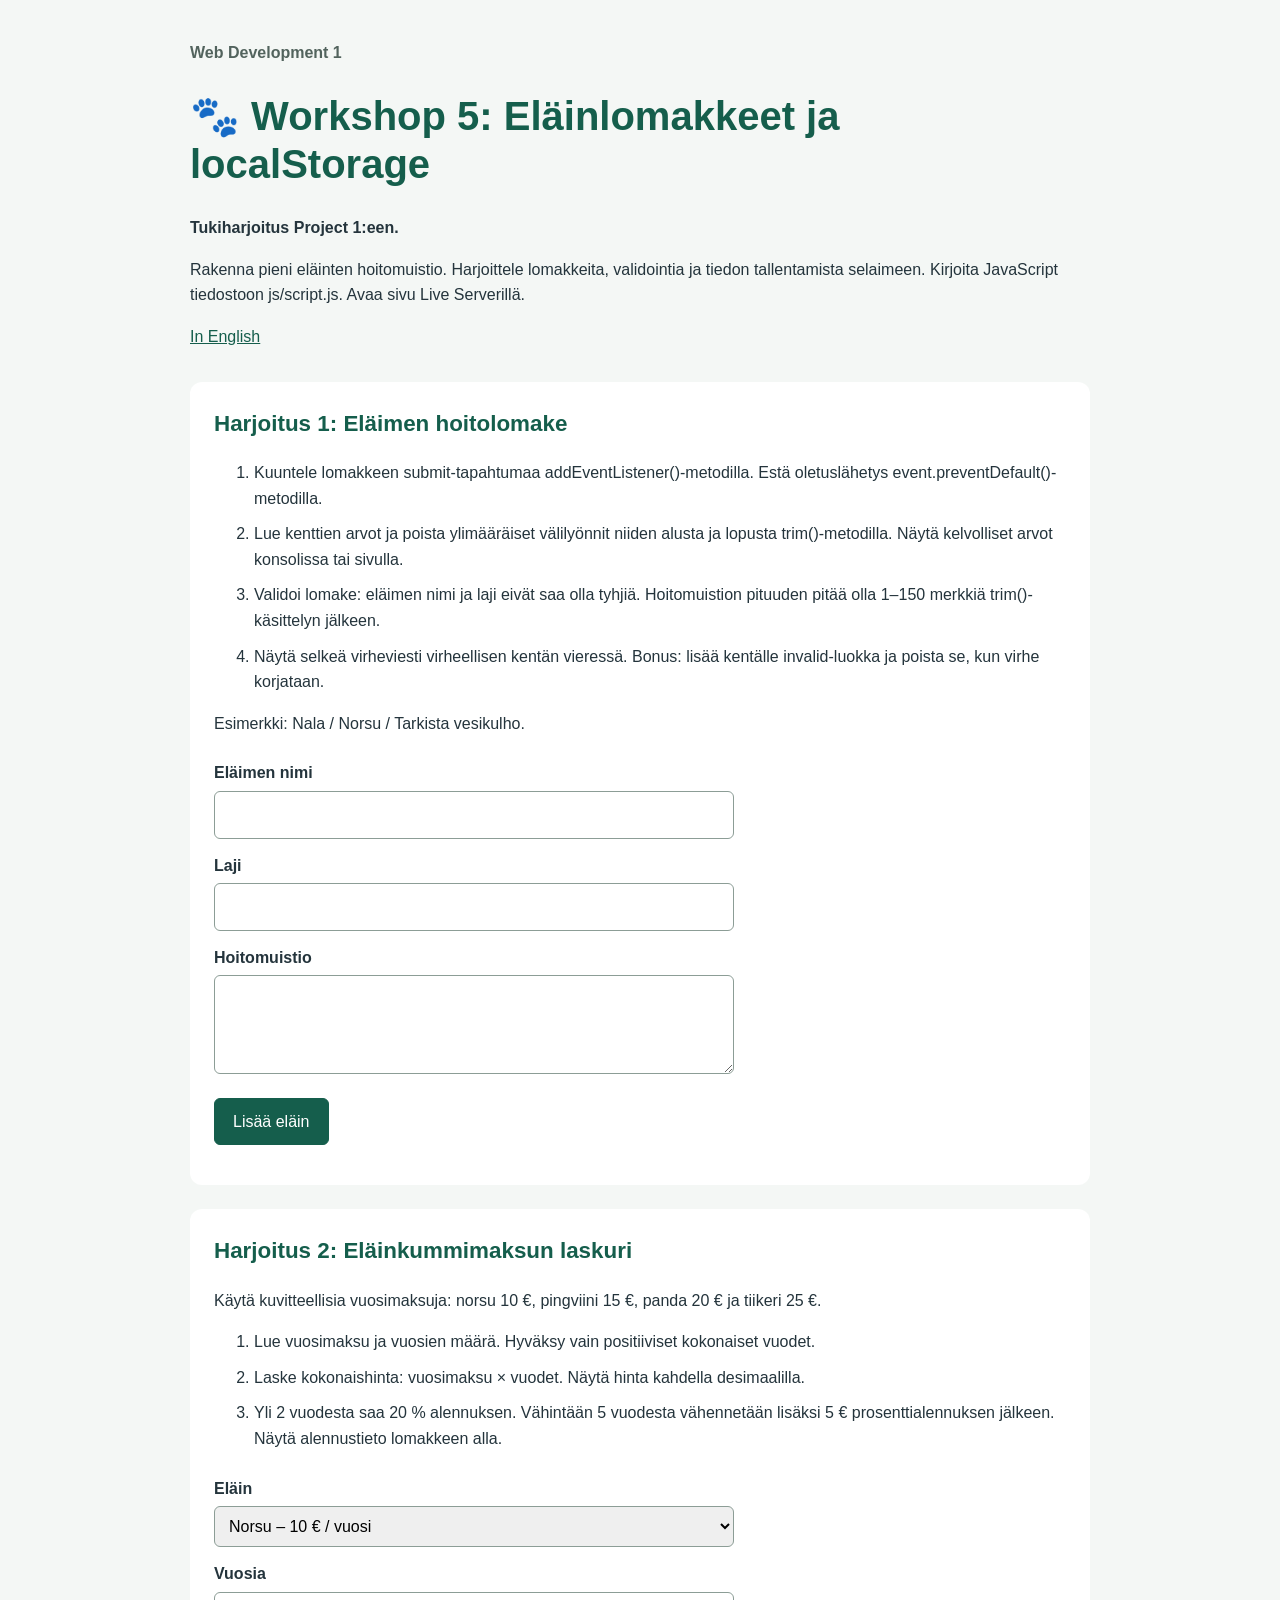
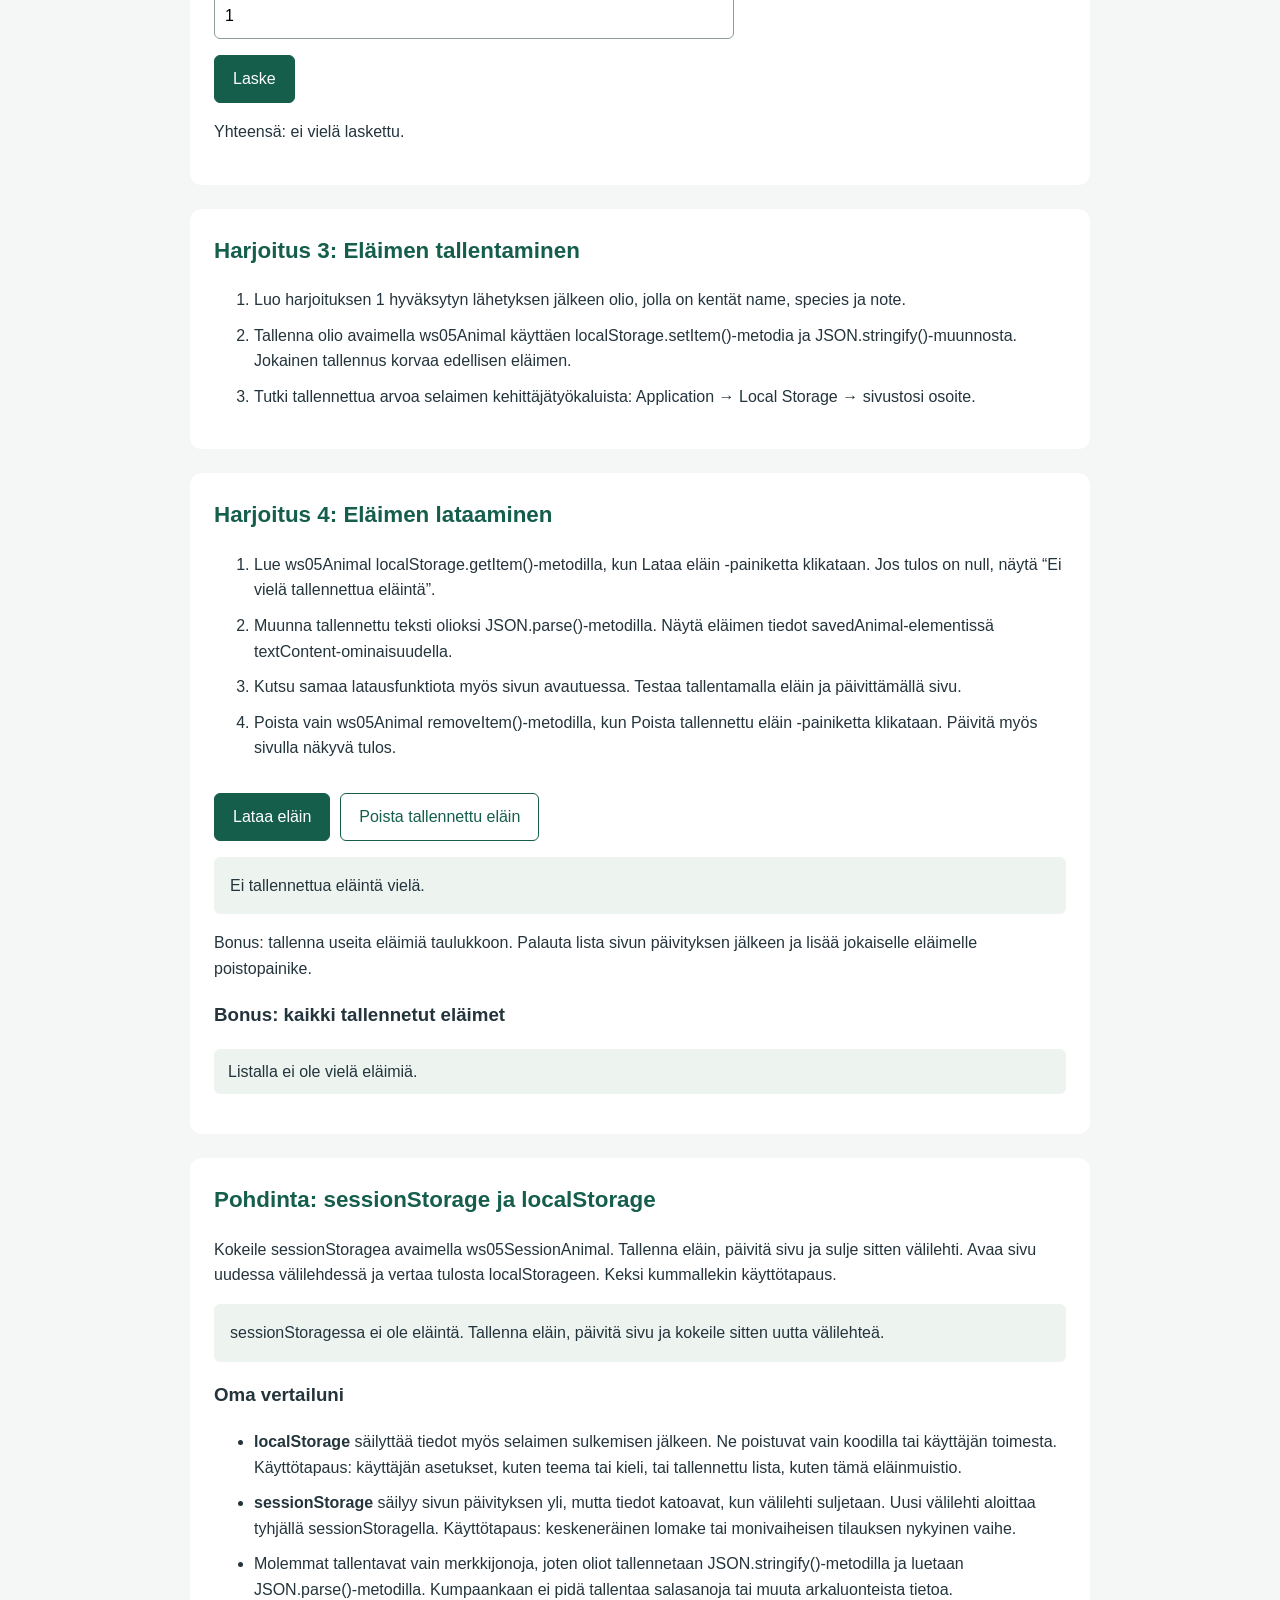
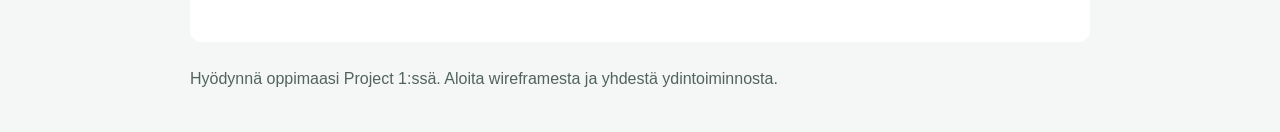
<file: index.html>
<!DOCTYPE html>
<html lang="fi">
<head>
    <meta charset="UTF-8">
    <meta name="viewport" content="width=device-width, initial-scale=1.0">
    <meta http-equiv="refresh" content="0; url=Workshop05/index-fi.html">
    <title>Workshop 05 – Forms and localStorage</title>
</head>
<body>
    <h1>Workshop 05 – Forms and localStorage</h1>
    <ul>
        <li><a href="Workshop05/index-fi.html">Suomeksi</a></li>
        <li><a href="Workshop05/index.html">In English</a></li>
        <li><a href="lecturedemo/localstorage.html">Lecture demo</a></li>
    </ul>
</body>
</html>
</file>
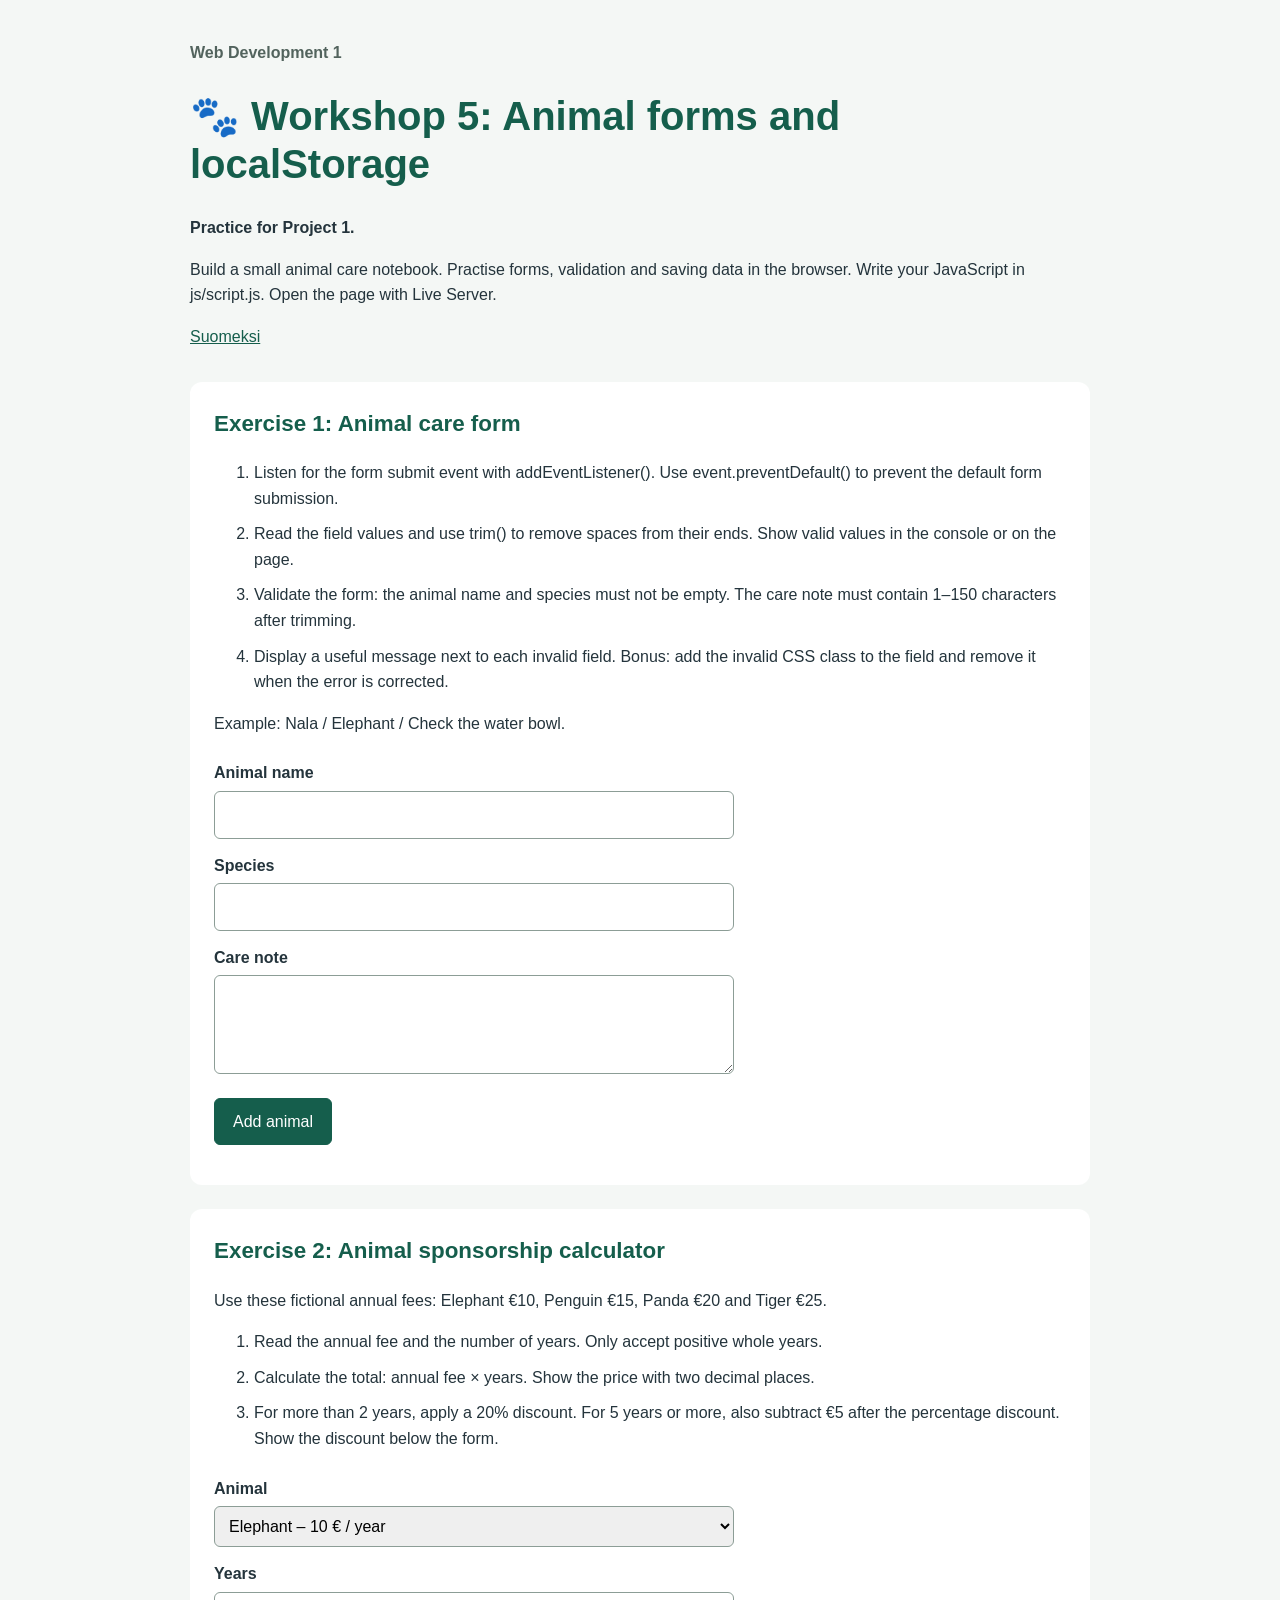
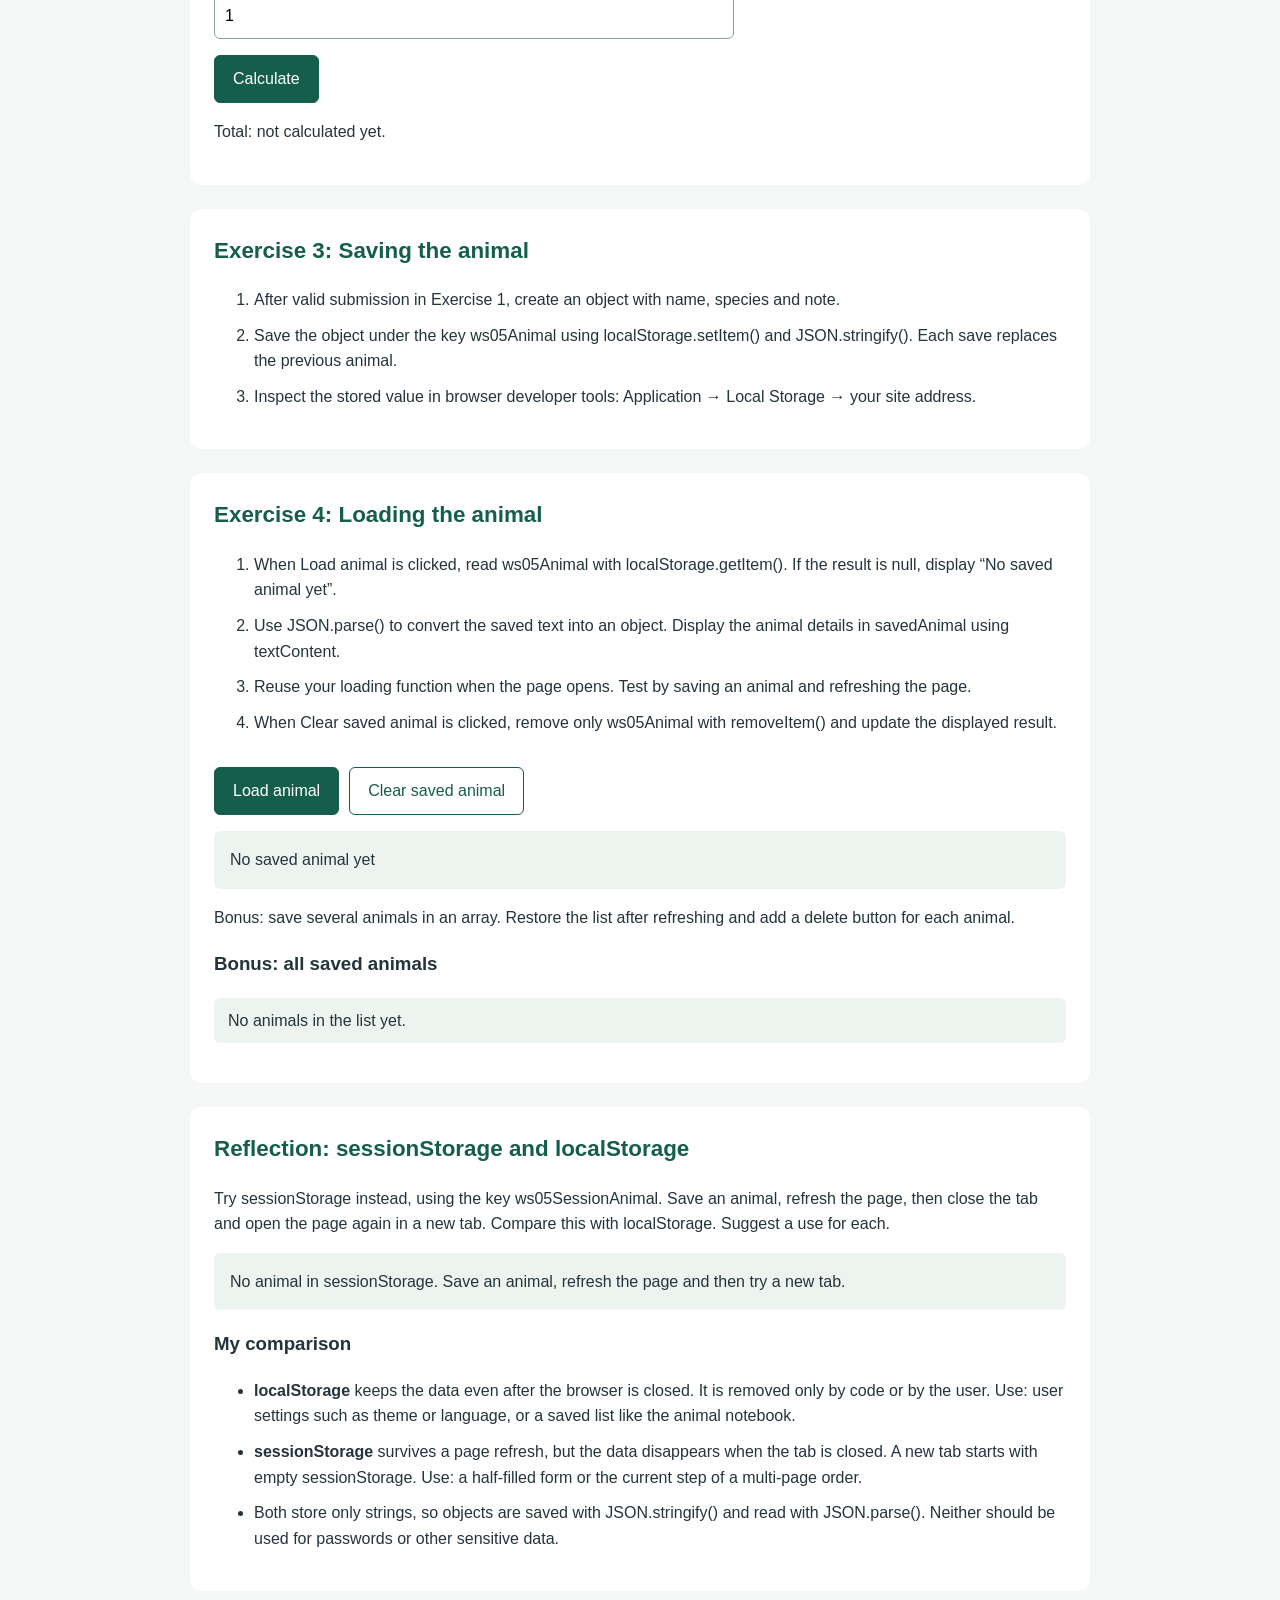
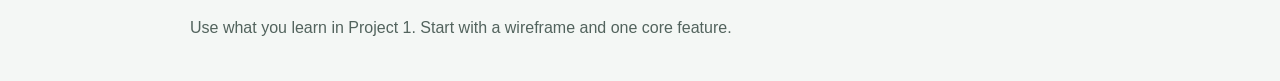
<file: Workshop05/index.html>
<!DOCTYPE html>
<html lang="en">
<head>
  <meta charset="UTF-8">
  <meta name="viewport" content="width=device-width, initial-scale=1.0">
  <title>Workshop 5: Animal forms and localStorage</title>
  <link rel="stylesheet" href="css/styles.css">
  <script src="js/script.js" defer></script>
</head>
<body>
<main>
<header>
  <p class="course">Web Development 1</p>
  <h1>🐾 Workshop 5: Animal forms and localStorage</h1>
  <p class="notice">Practice for Project 1.</p>
  <p>Build a small animal care notebook. Practise forms, validation and saving data in the browser. Write your JavaScript in js/script.js. Open the page with Live Server.</p>
  <a href="index-fi.html" lang="fi">Suomeksi</a>
</header>
<section>
  <h2>Exercise 1: Animal care form</h2>
  <ol><li>Listen for the form submit event with addEventListener(). Use event.preventDefault() to prevent the default form submission.</li><li>Read the field values and use trim() to remove spaces from their ends. Show valid values in the console or on the page.</li><li>Validate the form: the animal name and species must not be empty. The care note must contain 1–150 characters after trimming.</li><li>Display a useful message next to each invalid field. Bonus: add the invalid CSS class to the field and remove it when the error is corrected.</li></ol>
  <p>Example: Nala / Elephant / Check the water bowl.</p>
  <!-- novalidate allows students to practise JavaScript validation. -->
  <form id="animalForm" novalidate>
    <label for="animalName">Animal name</label>
    <input id="animalName" name="name" type="text" required aria-describedby="nameError">
    <span id="nameError" class="error" aria-live="polite"></span>
    <label for="animalSpecies">Species</label>
    <input id="animalSpecies" name="species" type="text" required aria-describedby="speciesError">
    <span id="speciesError" class="error" aria-live="polite"></span>
    <label for="careNote">Care note</label>
    <textarea id="careNote" name="note" rows="3" required aria-describedby="noteError"></textarea>
    <span id="noteError" class="error" aria-live="polite"></span>
    <button type="submit">Add animal</button>
  </form>
  <p id="formResult" role="status"></p>
</section>
<section>
  <h2>Exercise 2: Animal sponsorship calculator</h2>
  <p>Use these fictional annual fees: Elephant €10, Penguin €15, Panda €20 and Tiger €25.</p>
  <ol><li>Read the annual fee and the number of years. Only accept positive whole years.</li><li>Calculate the total: annual fee × years. Show the price with two decimal places.</li><li>For more than 2 years, apply a 20% discount. For 5 years or more, also subtract €5 after the percentage discount. Show the discount below the form.</li></ol>
  <form id="sponsorForm">
    <label for="animalType">Animal</label>
    <select id="animalType" name="type"><option value="10">Elephant – 10 € / year</option><option value="15">Penguin – 15 € / year</option><option value="20">Panda – 20 € / year</option><option value="25">Tiger – 25 € / year</option></select>
    <label for="years">Years</label>
    <input id="years" name="years" type="number" min="1" step="1" value="1" required>
    <button type="submit">Calculate</button>
  </form>
  <p id="cost" role="status">Total: not calculated yet.</p>
  <p id="discountMessage" aria-live="polite"></p>
</section>
<section>
  <h2>Exercise 3: Saving the animal</h2>
  <ol><li>After valid submission in Exercise 1, create an object with name, species and note.</li><li>Save the object under the key ws05Animal using localStorage.setItem() and JSON.stringify(). Each save replaces the previous animal.</li><li>Inspect the stored value in browser developer tools: Application → Local Storage → your site address.</li></ol>
</section>
<section>
  <h2>Exercise 4: Loading the animal</h2>
  <ol><li>When Load animal is clicked, read ws05Animal with localStorage.getItem(). If the result is null, display “No saved animal yet”.</li><li>Use JSON.parse() to convert the saved text into an object. Display the animal details in savedAnimal using textContent.</li><li>Reuse your loading function when the page opens. Test by saving an animal and refreshing the page.</li><li>When Clear saved animal is clicked, remove only ws05Animal with removeItem() and update the displayed result.</li></ol>
  <div class="actions">
    <button type="button" id="loadAnimal">Load animal</button>
    <button type="button" id="clearAnimal" class="secondary">Clear saved animal</button>
  </div>
  <p id="savedAnimal" class="saved" role="status">Saved animal details will appear here.</p>
  <p>Bonus: save several animals in an array. Restore the list after refreshing and add a delete button for each animal.</p>
  <h3>Bonus: all saved animals</h3>
  <ul id="animalList" class="animal-list"></ul>
</section>
<section>
  <h2>Reflection: sessionStorage and localStorage</h2>
  <p>Try sessionStorage instead, using the key ws05SessionAnimal. Save an animal, refresh the page, then close the tab and open the page again in a new tab. Compare this with localStorage. Suggest a use for each.</p>
  <p id="sessionAnimal" class="saved" role="status"></p>
  <h3>My comparison</h3>
  <ul>
    <li><strong>localStorage</strong> keeps the data even after the browser is closed. It is removed only by code or by the user. Use: user settings such as theme or language, or a saved list like the animal notebook.</li>
    <li><strong>sessionStorage</strong> survives a page refresh, but the data disappears when the tab is closed. A new tab starts with empty sessionStorage. Use: a half-filled form or the current step of a multi-page order.</li>
    <li>Both store only strings, so objects are saved with JSON.stringify() and read with JSON.parse(). Neither should be used for passwords or other sensitive data.</li>
  </ul>
</section>
<footer><p>Use what you learn in Project 1. Start with a wireframe and one core feature.</p></footer>
</main>
</body>
</html>
</file>
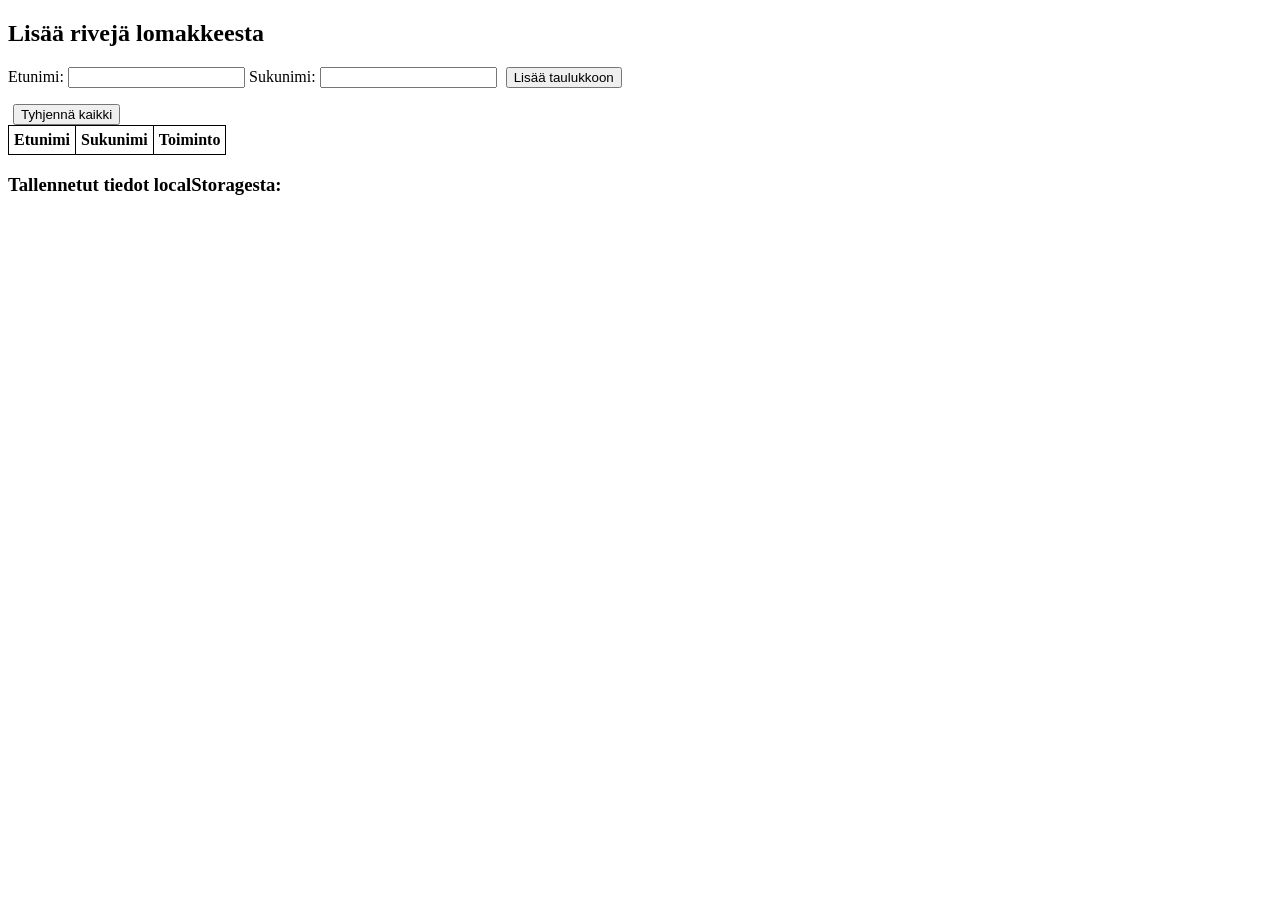
<file: lecturedemo/demo2.html>
<!-- Note that in this example the .js and .html files are on the same file. Note that for clarity, the javascript should be included in its own file -->
<!DOCTYPE html>
<html lang="fi">

<head>
    <meta charset="UTF-8">
    <meta name="viewport" content="width=device-width, initial-scale=1.0">
    <title>Lomake + localStorage</title>

    <style>
        table,
        th,
        td {
            border: 1px solid black;
            border-collapse: collapse;
            padding: 5px;
        }

        form {
            margin-bottom: 15px;
        }

        button {
            margin-left: 5px;
        }

        #virhe {
            color: red;
        }
    </style>
</head>

<body>
    <h2>Lisää rivejä lomakkeesta</h2>

    <form id="lomake">
        <label for="etunimi">Etunimi:</label>
        <input type="text" id="etunimi" required>

        <label for="sukunimi">Sukunimi:</label>
        <input type="text" id="sukunimi" required>

        <button type="submit">Lisää taulukkoon</button>
    </form>

    <p id="virhe" role="alert"></p>

    <button type="button" id="tyhjenna">Tyhjennä kaikki</button>

    <table id="taulukko">
        <tr>
            <th>Etunimi</th>
            <th>Sukunimi</th>
            <th>Toiminto</th>
        </tr>
    </table>

    <h3>Tallennetut tiedot localStoragesta:</h3>
    <ul id="tallennetut"></ul>

    <script>
        // Haetaan DOM-elementit.
        const lomake = document.getElementById("lomake");
        const etunimiInput = document.getElementById("etunimi");
        const sukunimiInput = document.getElementById("sukunimi");
        const taulukko = document.getElementById("taulukko");
        const tallennetut = document.getElementById("tallennetut");
        const tyhjennaBtn = document.getElementById("tyhjenna");
        const virhe = document.getElementById("virhe");

        // Haetaan tallennetut henkilöt.
        function haeTallennetut() {
            const data = localStorage.getItem("henkilot");

            if (data === null) {
                return []; // Ei tallennettuja tietoja.
            }

            return JSON.parse(data); // JSON-teksti takaisin taulukoksi.
        }

        // Tallennetaan henkilöt.
        function tallenna(henkilot) {
            // localStorage tallentaa merkkijonoja.
            localStorage.setItem("henkilot", JSON.stringify(henkilot));
        }

        // Näytetään tallennetut henkilöt listana.
        function naytaTallennetut() {
            tallennetut.innerHTML = "";

            const henkilot = haeTallennetut();

            for (let i = 0; i < henkilot.length; i++) {
                const li = document.createElement("li");
                li.textContent =
                    henkilot[i].etunimi + " " + henkilot[i].sukunimi;

                tallennetut.appendChild(li);
            }
        }

        // Lisätään rivi HTML-taulukkoon.
        function lisaaTaulukkoon(etunimi, sukunimi) {
            const uusiRivi = taulukko.insertRow(-1);
            const solu1 = uusiRivi.insertCell(0);
            const solu2 = uusiRivi.insertCell(1);
            const solu3 = uusiRivi.insertCell(2);

            solu1.textContent = etunimi;
            solu2.textContent = sukunimi;

            const poistaBtn = document.createElement("button");
            poistaBtn.type = "button";
            poistaBtn.textContent = "Poista";

            poistaBtn.addEventListener("click", function () {
                poistaRivi(poistaBtn);
            });

            solu3.appendChild(poistaBtn);
        }

        // Poistetaan henkilö tallennuksesta ja HTML-taulukosta.
        function poistaRivi(painike) {
            const rivi = painike.closest("tr");
            const index = rivi.rowIndex - 1; // Otsikkorivi ohitetaan.
            const henkilot = haeTallennetut();

            henkilot.splice(index, 1);
            tallenna(henkilot);

            taulukko.deleteRow(rivi.rowIndex);
            naytaTallennetut();
        }

        // Käsitellään lomakkeen lähetys.
        lomake.addEventListener("submit", function (event) {
            event.preventDefault();

            virhe.textContent = "";

            const etunimi = etunimiInput.value.trim();
            const sukunimi = sukunimiInput.value.trim();

            if (etunimi === "" || sukunimi === "") {
                virhe.textContent = "Kirjoita sekä etunimi että sukunimi.";
                return;
            }

            const henkilot = haeTallennetut();

            henkilot.push({ etunimi, sukunimi });
            tallenna(henkilot);

            lisaaTaulukkoon(etunimi, sukunimi);
            naytaTallennetut();

            lomake.reset();
            etunimiInput.focus();
        });

        // Tyhjennetään kaikki tämän esimerkin tallennetut henkilöt.
        tyhjennaBtn.addEventListener("click", function () {
            localStorage.removeItem("henkilot");

            // Poistetaan rivit lopusta alkaen. Otsikkorivi säilyy.
            for (let i = taulukko.rows.length - 1; i > 0; i--) {
                taulukko.deleteRow(i);
            }

            tallennetut.innerHTML = "";
            virhe.textContent = "";
        });

        // Palautetaan tallennetut henkilöt, kun sivu avataan.
        // Script on bodyn lopussa, joten HTML-elementit ovat jo olemassa.
        const henkilot = haeTallennetut();

        for (let i = 0; i < henkilot.length; i++) {
            lisaaTaulukkoon(henkilot[i].etunimi, henkilot[i].sukunimi);
        }

        naytaTallennetut();
    </script>
</body>

</html>
</file>
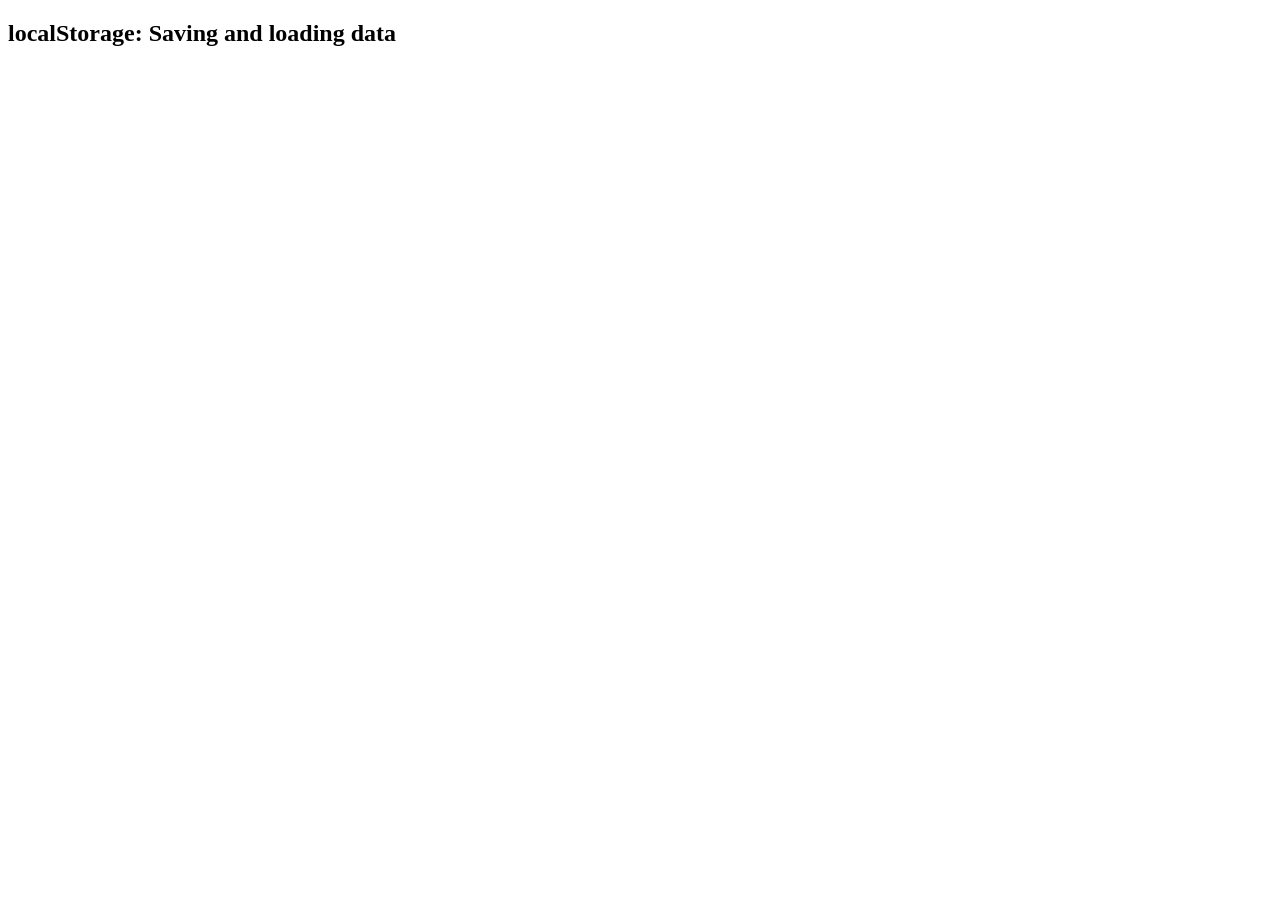
<file: lecturedemo/localstorage.html>
<!DOCTYPE html>
<html lang="fi">

<head>
    <meta charset="UTF-8">
    <meta name="viewport" content="width=device-width, initial-scale=1.0">
    <title>localStorage – esimerkki / example</title>

    <!-- Ladataan JavaScript HTML:n jäsentämisen jälkeen. -->
    <!-- Run JavaScript after the HTML has been parsed. -->
  
</head>

<body>
    <h2>
        localStorage: Saving and loading data
    </h2>
     <!-- Buttons for saving and loading data -->
   
    <!-- Tallennettu tieto tai palaute näytetään tässä. -->
    <!-- Display the saved data or feedback here. -->

    <!-- localStorage.removeItem("tervehdys"); OR localStorage.clear(); If you want to clear and remove the local storage data, you can do it from the browser's developer tools. In Chrome, for example, you can open the developer tools (F12), go to the "Application" tab, and under "Storage" select "Local Storage". There you can see the saved data and delete it if needed. -->
  
</body>

</html>
</file>
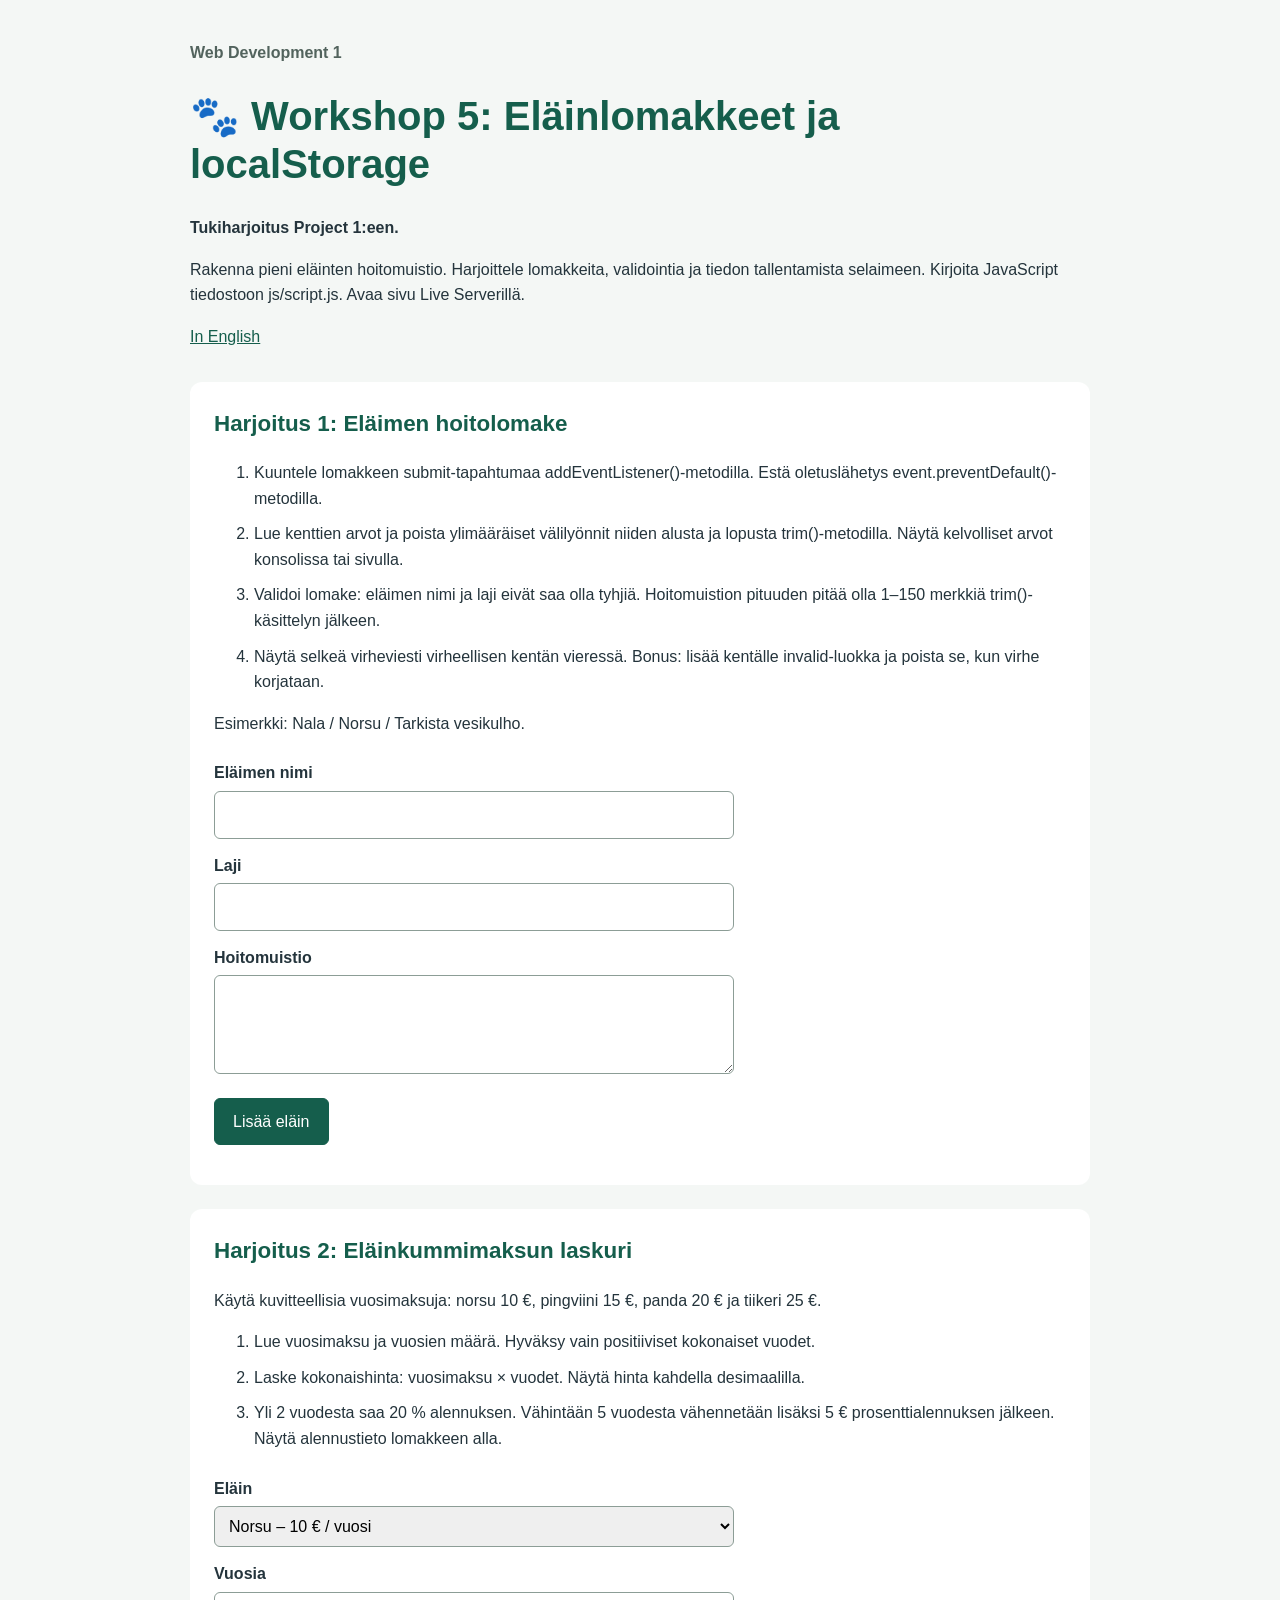
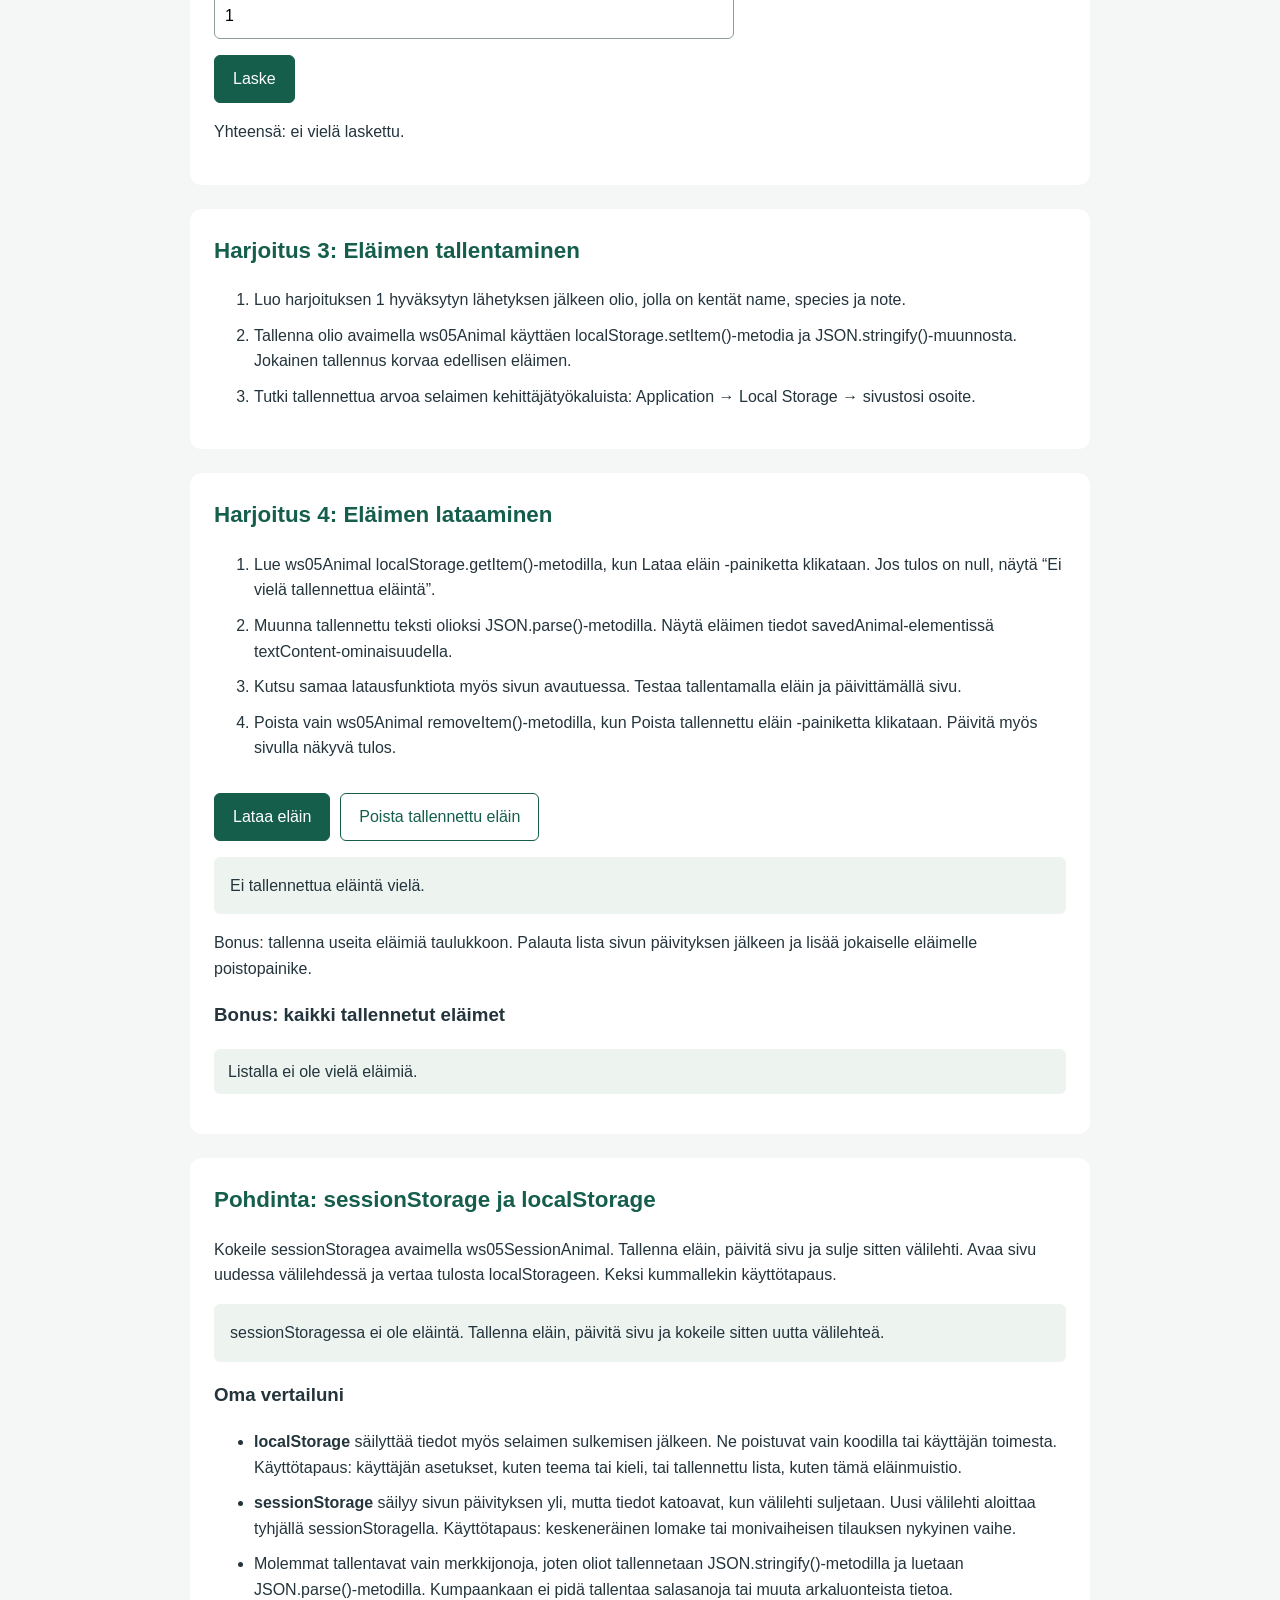
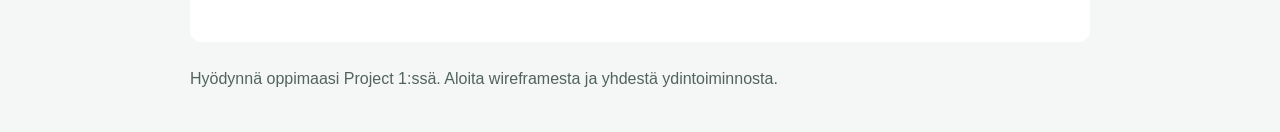
<file: Workshop05/index-fi.html>
<!DOCTYPE html>
<html lang="fi">
<head>
  <meta charset="UTF-8">
  <meta name="viewport" content="width=device-width, initial-scale=1.0">
  <title>Workshop 5: Eläinlomakkeet ja localStorage</title>
  <link rel="stylesheet" href="css/styles.css">
  <script src="js/script.js" defer></script>
</head>
<body>
<main>
<header>
  <p class="course">Web Development 1</p>
  <h1>🐾 Workshop 5: Eläinlomakkeet ja localStorage</h1>
  <p class="notice">Tukiharjoitus Project 1:een.</p>
  <p>Rakenna pieni eläinten hoitomuistio. Harjoittele lomakkeita, validointia ja tiedon tallentamista selaimeen. Kirjoita JavaScript tiedostoon js/script.js. Avaa sivu Live Serverillä.</p>
  <a href="index.html" lang="en">In English</a>
</header>
<section>
  <h2>Harjoitus 1: Eläimen hoitolomake</h2>
  <ol><li>Kuuntele lomakkeen submit-tapahtumaa addEventListener()-metodilla. Estä oletuslähetys event.preventDefault()-metodilla.</li><li>Lue kenttien arvot ja poista ylimääräiset välilyönnit niiden alusta ja lopusta trim()-metodilla. Näytä kelvolliset arvot konsolissa tai sivulla.</li><li>Validoi lomake: eläimen nimi ja laji eivät saa olla tyhjiä. Hoitomuistion pituuden pitää olla 1–150 merkkiä trim()-käsittelyn jälkeen.</li><li>Näytä selkeä virheviesti virheellisen kentän vieressä. Bonus: lisää kentälle invalid-luokka ja poista se, kun virhe korjataan.</li></ol>
  <p>Esimerkki: Nala / Norsu / Tarkista vesikulho.</p>
  <!-- novalidate allows students to practise JavaScript validation. -->
  <form id="animalForm" novalidate>
    <label for="animalName">Eläimen nimi</label>
    <input id="animalName" name="name" type="text" required aria-describedby="nameError">
    <span id="nameError" class="error" aria-live="polite"></span>
    <label for="animalSpecies">Laji</label>
    <input id="animalSpecies" name="species" type="text" required aria-describedby="speciesError">
    <span id="speciesError" class="error" aria-live="polite"></span>
    <label for="careNote">Hoitomuistio</label>
    <textarea id="careNote" name="note" rows="3" required aria-describedby="noteError"></textarea>
    <span id="noteError" class="error" aria-live="polite"></span>
    <button type="submit">Lisää eläin</button>
  </form>
  <p id="formResult" role="status"></p>
</section>
<section>
  <h2>Harjoitus 2: Eläinkummimaksun laskuri</h2>
  <p>Käytä kuvitteellisia vuosimaksuja: norsu 10 €, pingviini 15 €, panda 20 € ja tiikeri 25 €.</p>
  <ol><li>Lue vuosimaksu ja vuosien määrä. Hyväksy vain positiiviset kokonaiset vuodet.</li><li>Laske kokonaishinta: vuosimaksu × vuodet. Näytä hinta kahdella desimaalilla.</li><li>Yli 2 vuodesta saa 20 % alennuksen. Vähintään 5 vuodesta vähennetään lisäksi 5 € prosenttialennuksen jälkeen. Näytä alennustieto lomakkeen alla.</li></ol>
  <form id="sponsorForm">
    <label for="animalType">Eläin</label>
    <select id="animalType" name="type"><option value="10">Norsu – 10 € / vuosi</option><option value="15">Pingviini – 15 € / vuosi</option><option value="20">Panda – 20 € / vuosi</option><option value="25">Tiikeri – 25 € / vuosi</option></select>
    <label for="years">Vuosia</label>
    <input id="years" name="years" type="number" min="1" step="1" value="1" required>
    <button type="submit">Laske</button>
  </form>
  <p id="cost" role="status">Yhteensä: ei vielä laskettu.</p>
  <p id="discountMessage" aria-live="polite"></p>
</section>
<section>
  <h2>Harjoitus 3: Eläimen tallentaminen</h2>
  <ol><li>Luo harjoituksen 1 hyväksytyn lähetyksen jälkeen olio, jolla on kentät name, species ja note.</li><li>Tallenna olio avaimella ws05Animal käyttäen localStorage.setItem()-metodia ja JSON.stringify()-muunnosta. Jokainen tallennus korvaa edellisen eläimen.</li><li>Tutki tallennettua arvoa selaimen kehittäjätyökaluista: Application → Local Storage → sivustosi osoite.</li></ol>
</section>
<section>
  <h2>Harjoitus 4: Eläimen lataaminen</h2>
  <ol><li>Lue ws05Animal localStorage.getItem()-metodilla, kun Lataa eläin -painiketta klikataan. Jos tulos on null, näytä “Ei vielä tallennettua eläintä”.</li><li>Muunna tallennettu teksti olioksi JSON.parse()-metodilla. Näytä eläimen tiedot savedAnimal-elementissä textContent-ominaisuudella.</li><li>Kutsu samaa latausfunktiota myös sivun avautuessa. Testaa tallentamalla eläin ja päivittämällä sivu.</li><li>Poista vain ws05Animal removeItem()-metodilla, kun Poista tallennettu eläin -painiketta klikataan. Päivitä myös sivulla näkyvä tulos.</li></ol>
  <div class="actions">
    <button type="button" id="loadAnimal">Lataa eläin</button>
    <button type="button" id="clearAnimal" class="secondary">Poista tallennettu eläin</button>
  </div>
  <p id="savedAnimal" class="saved" role="status">Tallennetun eläimen tiedot näkyvät tässä.</p>
  <p>Bonus: tallenna useita eläimiä taulukkoon. Palauta lista sivun päivityksen jälkeen ja lisää jokaiselle eläimelle poistopainike.</p>
  <h3>Bonus: kaikki tallennetut eläimet</h3>
  <ul id="animalList" class="animal-list"></ul>
</section>
<section>
  <h2>Pohdinta: sessionStorage ja localStorage</h2>
  <p>Kokeile sessionStoragea avaimella ws05SessionAnimal. Tallenna eläin, päivitä sivu ja sulje sitten välilehti. Avaa sivu uudessa välilehdessä ja vertaa tulosta localStorageen. Keksi kummallekin käyttötapaus.</p>
  <p id="sessionAnimal" class="saved" role="status"></p>
  <h3>Oma vertailuni</h3>
  <ul>
    <li><strong>localStorage</strong> säilyttää tiedot myös selaimen sulkemisen jälkeen. Ne poistuvat vain koodilla tai käyttäjän toimesta. Käyttötapaus: käyttäjän asetukset, kuten teema tai kieli, tai tallennettu lista, kuten tämä eläinmuistio.</li>
    <li><strong>sessionStorage</strong> säilyy sivun päivityksen yli, mutta tiedot katoavat, kun välilehti suljetaan. Uusi välilehti aloittaa tyhjällä sessionStoragella. Käyttötapaus: keskeneräinen lomake tai monivaiheisen tilauksen nykyinen vaihe.</li>
    <li>Molemmat tallentavat vain merkkijonoja, joten oliot tallennetaan JSON.stringify()-metodilla ja luetaan JSON.parse()-metodilla. Kumpaankaan ei pidä tallentaa salasanoja tai muuta arkaluonteista tietoa.</li>
  </ul>
</section>
<footer><p>Hyödynnä oppimaasi Project 1:ssä. Aloita wireframesta ja yhdestä ydintoiminnosta.</p></footer>
</main>
</body>
</html>
</file>
<file: Workshop05/css/styles.css>
/* Simple shared styles for the English and Finnish workshop. */
* { box-sizing: border-box; }
body {
  margin: 0;
  padding: 24px;
  font-family: Arial, Helvetica, sans-serif;
  line-height: 1.6;
  color: #24343c;
  background: #f4f7f5;
}
main { max-width: 900px; margin: auto; }
header { margin-bottom: 32px; }
h1 { font-size: clamp(1.8rem, 4vw, 2.5rem); line-height: 1.2; color: #155e4c; }
h2 { margin-top: 0; color: #155e4c; font-size: 1.4rem; }
.course { color: #52635d; font-weight: bold; }
.notice { font-weight: bold; }
section { margin-bottom: 24px; padding: 24px; background: white; border-radius: 12px; }
li { margin-bottom: 10px; }
a { color: #155e4c; }
form { max-width: 520px; margin-top: 24px; }
label { display: block; margin-top: 14px; font-weight: bold; }
input, select, textarea {
  width: 100%; padding: 10px; margin-top: 5px;
  font: inherit; border: 1px solid #8c9d96; border-radius: 6px;
}
button {
  margin-top: 16px; padding: 10px 18px; font: inherit;
  color: white; background: #155e4c; border: 1px solid #155e4c;
  border-radius: 6px; cursor: pointer;
}
button:hover { background: #104b3d; }
.secondary { color: #155e4c; background: white; }
.secondary:hover { background: #edf4f0; }
.actions { display: flex; flex-wrap: wrap; gap: 10px; }
:focus-visible { outline: 3px solid #bd650d; outline-offset: 3px; }
.error { display: block; color: #b42318; font-size: .95rem; }
.invalid { border: 2px solid #b42318; }
.saved { padding: 16px; background: #edf4f0; border-radius: 6px; white-space: pre-line; }
.animal-list { list-style: none; padding: 0; }
.animal-list li {
  display: flex; align-items: center; justify-content: space-between; gap: 12px;
  padding: 10px 14px; background: #edf4f0; border-radius: 6px;
}
.animal-list button { margin-top: 0; padding: 6px 12px; }
footer { color: #52635d; }
@media (max-width: 600px) {
  body { padding: 14px; }
  section { padding: 18px; }
}
</file>
